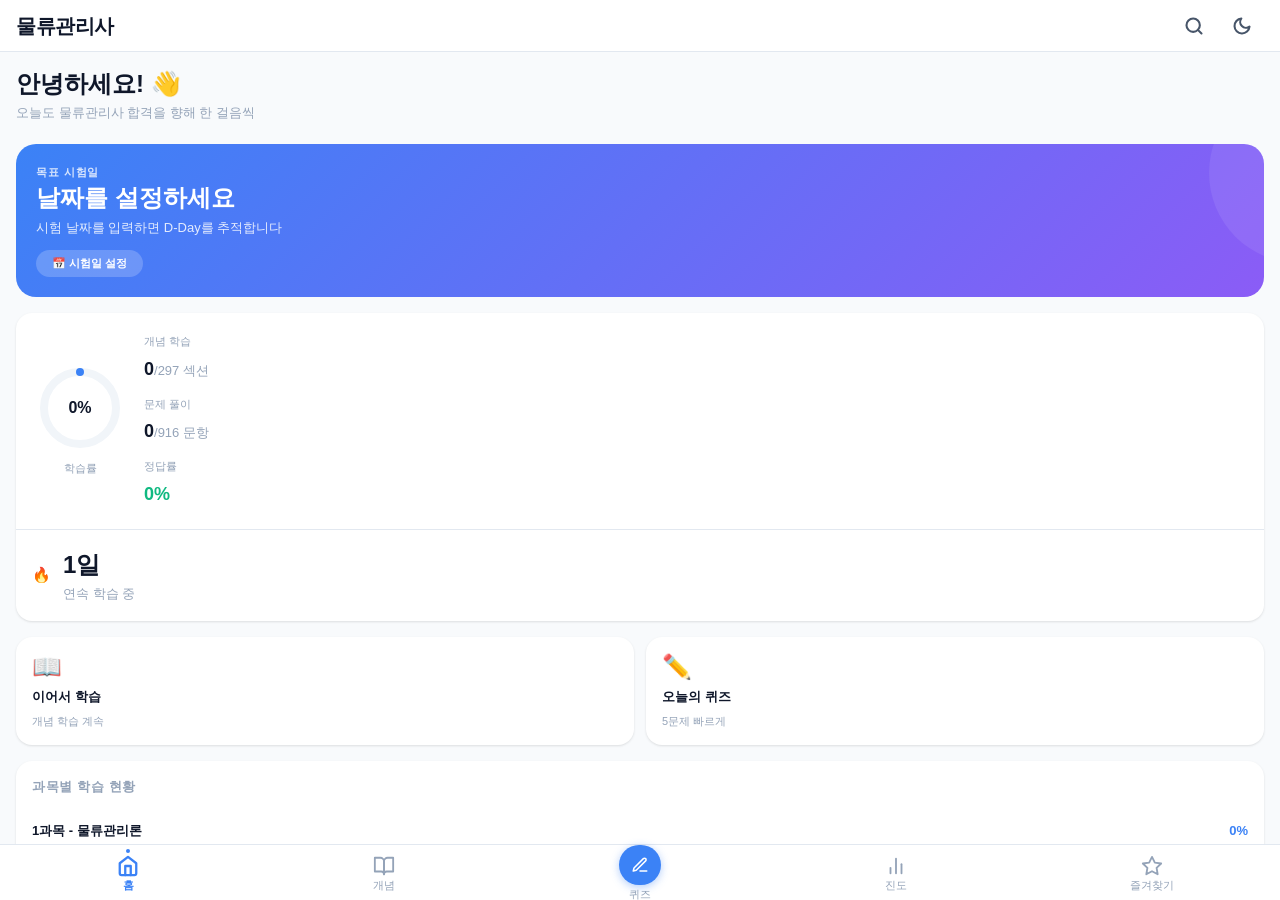
<file: index.html>
<!DOCTYPE html>
<html lang="ko">
<head>
  <meta charset="UTF-8">
  <meta name="viewport" content="width=device-width, initial-scale=1.0, viewport-fit=cover, maximum-scale=1.0, user-scalable=no">

  <!-- iOS PWA -->
  <meta name="apple-mobile-web-app-capable" content="yes">
  <meta name="apple-mobile-web-app-status-bar-style" content="black-translucent">
  <meta name="apple-mobile-web-app-title" content="물류관리사">
  <link rel="apple-touch-icon" href="/icons/apple-touch-icon.png">

  <!-- Android/Chrome PWA -->
  <meta name="theme-color" content="#3B82F6">
  <link rel="manifest" href="/manifest.json">

  <title>물류관리사</title>

  <link rel="stylesheet" href="css/base.css">
  <link rel="stylesheet" href="css/layout.css">
  <link rel="stylesheet" href="css/components.css">
  <link rel="stylesheet" href="css/screens.css">
  <link rel="stylesheet" href="css/animations.css">
</head>
<body>
  <div id="app">

    <!-- Top Header -->
    <header id="app-header" class="app-header">
      <div class="header-left">
        <span class="header-logo">물류관리사</span>
      </div>
      <div class="header-right">
        <button id="btn-search" class="icon-btn" aria-label="검색">
          <svg width="20" height="20" viewBox="0 0 24 24" fill="none" stroke="currentColor" stroke-width="2.5" stroke-linecap="round" stroke-linejoin="round">
            <circle cx="11" cy="11" r="8"/><line x1="21" y1="21" x2="16.65" y2="16.65"/>
          </svg>
        </button>
        <button id="btn-dark" class="icon-btn" aria-label="다크모드 전환">
          <svg id="dark-icon" width="20" height="20" viewBox="0 0 24 24" fill="none" stroke="currentColor" stroke-width="2.5" stroke-linecap="round" stroke-linejoin="round">
            <path d="M21 12.79A9 9 0 1 1 11.21 3 7 7 0 0 0 21 12.79z"/>
          </svg>
        </button>
      </div>
    </header>

    <!-- Main Content -->
    <main id="app-main" class="app-main">
      <div id="screen-container" class="screen-container">
        <!-- 로딩 스켈레톤 -->
        <div class="loading-screen">
          <div class="loading-logo">물류관리사</div>
          <div class="loading-spinner"></div>
          <p class="loading-text">학습 데이터 불러오는 중...</p>
        </div>
      </div>
    </main>

    <!-- Bottom Navigation -->
    <nav id="bottom-nav" class="bottom-nav">
      <button class="nav-item active" data-screen="home" aria-label="홈">
        <svg class="nav-icon" viewBox="0 0 24 24" fill="none" stroke="currentColor" stroke-width="2" stroke-linecap="round" stroke-linejoin="round">
          <path d="M3 9l9-7 9 7v11a2 2 0 0 1-2 2H5a2 2 0 0 1-2-2z"/><polyline points="9 22 9 12 15 12 15 22"/>
        </svg>
        <span class="nav-label">홈</span>
      </button>
      <button class="nav-item" data-screen="study" aria-label="개념 학습">
        <svg class="nav-icon" viewBox="0 0 24 24" fill="none" stroke="currentColor" stroke-width="2" stroke-linecap="round" stroke-linejoin="round">
          <path d="M2 3h6a4 4 0 0 1 4 4v14a3 3 0 0 0-3-3H2z"/><path d="M22 3h-6a4 4 0 0 0-4 4v14a3 3 0 0 1 3-3h7z"/>
        </svg>
        <span class="nav-label">개념</span>
      </button>
      <button class="nav-item nav-item-center" data-screen="quiz" aria-label="퀴즈">
        <div class="nav-center-btn">
          <svg class="nav-icon" viewBox="0 0 24 24" fill="none" stroke="currentColor" stroke-width="2.5" stroke-linecap="round" stroke-linejoin="round">
            <path d="M12 20h9"/><path d="M16.5 3.5a2.121 2.121 0 0 1 3 3L7 19l-4 1 1-4L16.5 3.5z"/>
          </svg>
        </div>
        <span class="nav-label">퀴즈</span>
      </button>
      <button class="nav-item" data-screen="progress" aria-label="진도 현황">
        <svg class="nav-icon" viewBox="0 0 24 24" fill="none" stroke="currentColor" stroke-width="2" stroke-linecap="round" stroke-linejoin="round">
          <line x1="18" y1="20" x2="18" y2="10"/><line x1="12" y1="20" x2="12" y2="4"/><line x1="6" y1="20" x2="6" y2="14"/>
        </svg>
        <span class="nav-label">진도</span>
      </button>
      <button class="nav-item" data-screen="bookmarks" aria-label="즐겨찾기">
        <svg class="nav-icon" viewBox="0 0 24 24" fill="none" stroke="currentColor" stroke-width="2" stroke-linecap="round" stroke-linejoin="round">
          <polygon points="12 2 15.09 8.26 22 9.27 17 14.14 18.18 21.02 12 17.77 5.82 21.02 7 14.14 2 9.27 8.91 8.26 12 2"/>
        </svg>
        <span class="nav-label">즐겨찾기</span>
      </button>
    </nav>

    <!-- Search Overlay -->
    <div id="search-overlay" class="search-overlay hidden">
      <div class="search-header">
        <div class="search-input-wrap">
          <svg width="18" height="18" viewBox="0 0 24 24" fill="none" stroke="currentColor" stroke-width="2.5" stroke-linecap="round" stroke-linejoin="round">
            <circle cx="11" cy="11" r="8"/><line x1="21" y1="21" x2="16.65" y2="16.65"/>
          </svg>
          <input type="search" id="search-input" placeholder="개념, 문제 검색..." autocomplete="off" autocorrect="off" spellcheck="false">
        </div>
        <button id="search-close" class="search-cancel">취소</button>
      </div>
      <div id="search-results" class="search-results">
        <p class="search-placeholder">검색어를 입력하세요</p>
      </div>
    </div>

    <!-- Toast Container -->
    <div id="toast-container" class="toast-container"></div>

    <!-- Modal Overlay -->
    <div id="modal-overlay" class="modal-overlay hidden">
      <div id="modal-content" class="modal-content"></div>
    </div>
  </div>

  <script type="module" src="js/app.js"></script>
</body>
</html>
</file>
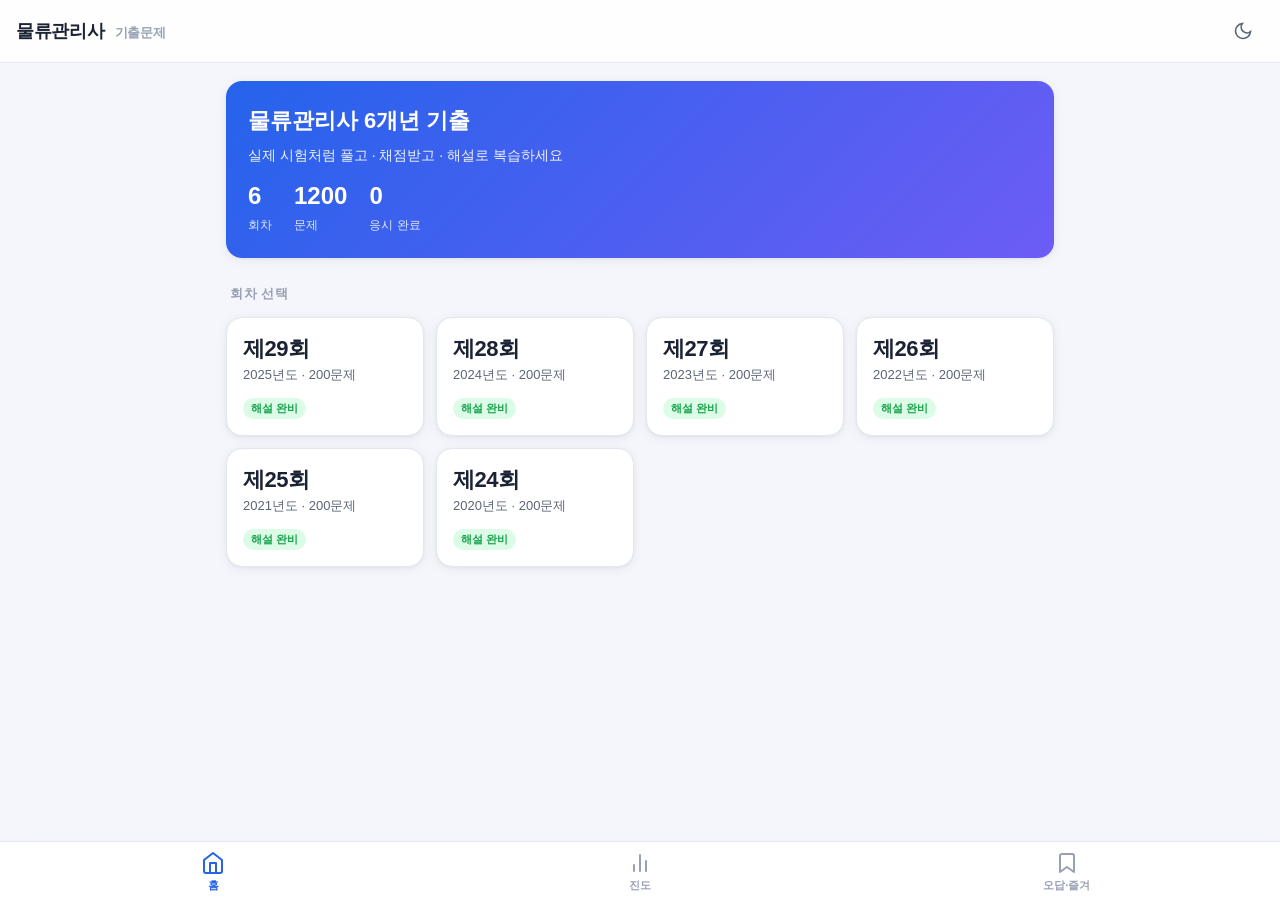
<file: app/index.html>
<!DOCTYPE html>
<html lang="ko">
<head>
  <meta charset="UTF-8">
  <meta name="viewport" content="width=device-width, initial-scale=1.0, viewport-fit=cover">
  <title>물류관리사 기출문제</title>
  <meta name="description" content="물류관리사 6개년 기출문제 풀이 앱 · 해설 포함">
  <meta name="theme-color" content="#2563eb">
  <meta name="apple-mobile-web-app-capable" content="yes">
  <meta name="apple-mobile-web-app-status-bar-style" content="default">
  <meta name="apple-mobile-web-app-title" content="물류관리사 기출">
  <link rel="manifest" href="manifest.webmanifest">
  <link rel="icon" type="image/svg+xml" href="icons/icon.svg">
  <link rel="icon" type="image/png" sizes="192x192" href="icons/icon-192.png">
  <link rel="apple-touch-icon" href="icons/apple-touch-icon.png">
  <link rel="stylesheet" href="css/style.css">
</head>
<body>
  <div id="app">
    <div class="loading">
      <div class="spinner"></div>
      <p>기출문제 불러오는 중…</p>
    </div>
  </div>
  <div id="toast"></div>
  <script src="js/app.js"></script>
</body>
</html>
</file>
<file: css/base.css>
/* ==========================================
   base.css - 디자인 토큰, 리셋, 다크모드
   ========================================== */

:root {
  /* === Brand Colors === */
  --color-primary:       #3B82F6;
  --color-primary-dark:  #1D4ED8;
  --color-primary-soft:  #EFF6FF;
  --color-secondary:     #8B5CF6;
  --color-success:       #10B981;
  --color-warning:       #F59E0B;
  --color-danger:        #EF4444;
  --color-info:          #06B6D4;

  /* === 난이도 색상 === */
  --diff-1:        #10B981;
  --diff-2:        #F59E0B;
  --diff-3:        #EF4444;

  /* === 팁 타입 색상 (라이트) === */
  --tip-warning-bg:      #FFF7ED;
  --tip-warning-border:  #F59E0B;
  --tip-compare-bg:      #EFF6FF;
  --tip-compare-border:  #3B82F6;
  --tip-memory-bg:       #F0FDF4;
  --tip-memory-border:   #10B981;
  --tip-trick-bg:        #FAF5FF;
  --tip-trick-border:    #8B5CF6;

  /* === 중립 색상 (라이트) === */
  --bg-primary:      #FFFFFF;
  --bg-secondary:    #F8FAFC;
  --bg-tertiary:     #F1F5F9;
  --text-primary:    #0F172A;
  --text-secondary:  #475569;
  --text-muted:      #94A3B8;
  --border-color:    #E2E8F0;
  --card-shadow:     0 1px 3px rgba(0,0,0,0.08), 0 1px 2px rgba(0,0,0,0.04);
  --card-shadow-lg:  0 4px 16px rgba(0,0,0,0.10);

  /* === 과목 색상 === */
  --s1-color: #3B82F6;  /* 물류관리론 */
  --s2-color: #8B5CF6;  /* 화물운송론 */
  --s3-color: #06B6D4;  /* 국제물류론 */
  --s4-color: #10B981;  /* 보관하역론 */
  --s5-color: #F59E0B;  /* 물류관련법규 */

  /* === 타이포그래피 === */
  --font-family:  -apple-system, BlinkMacSystemFont, 'Apple SD Gothic Neo', 'Noto Sans KR', sans-serif;
  --font-mono:    'SF Mono', ui-monospace, 'Menlo', monospace;
  --text-xs:      11px;
  --text-sm:      13px;
  --text-base:    15px;
  --text-md:      16px;
  --text-lg:      18px;
  --text-xl:      20px;
  --text-2xl:     24px;
  --text-3xl:     28px;
  --lh-tight:     1.3;
  --lh-normal:    1.6;
  --lh-relaxed:   1.75;

  /* === 간격 (8px 그리드) === */
  --sp-1:  4px;
  --sp-2:  8px;
  --sp-3:  12px;
  --sp-4:  16px;
  --sp-5:  20px;
  --sp-6:  24px;
  --sp-8:  32px;
  --sp-10: 40px;
  --sp-12: 48px;

  /* === 라운드 === */
  --r-sm:   8px;
  --r-md:   12px;
  --r-lg:   16px;
  --r-xl:   20px;
  --r-full: 9999px;

  /* === iOS 전용 === */
  --tap-min:       44px;
  --safe-top:      env(safe-area-inset-top, 0px);
  --safe-bottom:   env(safe-area-inset-bottom, 0px);
  --safe-left:     env(safe-area-inset-left, 0px);
  --safe-right:    env(safe-area-inset-right, 0px);
  --nav-height:    56px;
  --header-height: 52px;

  /* === 트랜지션 === */
  --t-fast:   150ms ease;
  --t-normal: 250ms ease;
  --t-slow:   380ms cubic-bezier(0.4, 0, 0.2, 1);
}

/* ===== 다크 모드 ===== */
@media (prefers-color-scheme: dark) {
  :root {
    --bg-primary:      #0F172A;
    --bg-secondary:    #1E293B;
    --bg-tertiary:     #334155;
    --text-primary:    #F1F5F9;
    --text-secondary:  #CBD5E1;
    --text-muted:      #64748B;
    --border-color:    #334155;
    --card-shadow:     0 1px 3px rgba(0,0,0,0.35);
    --card-shadow-lg:  0 4px 16px rgba(0,0,0,0.45);
    --color-primary-soft: #1e3a5f;
    --tip-warning-bg:  rgba(245,158,11,0.12);
    --tip-compare-bg:  rgba(59,130,246,0.12);
    --tip-memory-bg:   rgba(16,185,129,0.12);
    --tip-trick-bg:    rgba(139,92,246,0.12);
  }
}

/* 수동 다크모드 오버라이드 */
html.dark {
  --bg-primary:      #0F172A;
  --bg-secondary:    #1E293B;
  --bg-tertiary:     #334155;
  --text-primary:    #F1F5F9;
  --text-secondary:  #CBD5E1;
  --text-muted:      #64748B;
  --border-color:    #334155;
  --card-shadow:     0 1px 3px rgba(0,0,0,0.35);
  --card-shadow-lg:  0 4px 16px rgba(0,0,0,0.45);
  --color-primary-soft: #1e3a5f;
  --tip-warning-bg:  rgba(245,158,11,0.12);
  --tip-compare-bg:  rgba(59,130,246,0.12);
  --tip-memory-bg:   rgba(16,185,129,0.12);
  --tip-trick-bg:    rgba(139,92,246,0.12);
}

html.light {
  --bg-primary:      #FFFFFF;
  --bg-secondary:    #F8FAFC;
  --bg-tertiary:     #F1F5F9;
  --text-primary:    #0F172A;
  --text-secondary:  #475569;
  --text-muted:      #94A3B8;
  --border-color:    #E2E8F0;
}

/* ===== 리셋 ===== */
*, *::before, *::after {
  box-sizing: border-box;
  margin: 0;
  padding: 0;
  -webkit-font-smoothing: antialiased;
  -moz-osx-font-smoothing: grayscale;
}

html, body {
  height: 100%;
  overflow: hidden;
  font-family: var(--font-family);
  font-size: var(--text-base);
  line-height: var(--lh-normal);
  color: var(--text-primary);
  background: var(--bg-primary);
  -webkit-text-size-adjust: 100%;
  overscroll-behavior: none;
}

a { color: var(--color-primary); text-decoration: none; }
button {
  font-family: inherit;
  font-size: inherit;
  cursor: pointer;
  border: none;
  background: none;
  padding: 0;
  -webkit-tap-highlight-color: transparent;
  touch-action: manipulation;
}
input, select, textarea {
  font-family: inherit;
  font-size: var(--text-md); /* 16px - iOS 줌 방지 */
  border: none;
  background: none;
  color: inherit;
  -webkit-tap-highlight-color: transparent;
}
input:focus, textarea:focus { outline: none; }
img { display: block; max-width: 100%; }
ul, ol { list-style: none; }
</file>
<file: css/layout.css>
/* ==========================================
   layout.css - 앱 셸, safe-area, 하단 탭바
   ========================================== */

/* ===== 앱 루트 ===== */
#app {
  display: flex;
  flex-direction: column;
  height: 100vh;        /* 폴백 */
  height: 100dvh;       /* iOS Safari 동적 뷰포트 */
  max-height: 100dvh;
  overflow: hidden;
  background: var(--bg-primary);
}

/* ===== 헤더 ===== */
.app-header {
  flex-shrink: 0;
  display: flex;
  align-items: center;
  justify-content: space-between;
  height: calc(var(--header-height) + var(--safe-top));
  padding-top: var(--safe-top);
  padding-left: calc(var(--sp-4) + var(--safe-left));
  padding-right: calc(var(--sp-4) + var(--safe-right));
  background: var(--bg-primary);
  border-bottom: 1px solid var(--border-color);
  position: relative;
  z-index: 100;
  backdrop-filter: blur(20px) saturate(180%);
  -webkit-backdrop-filter: blur(20px) saturate(180%);
}

.header-logo {
  font-size: var(--text-xl);
  font-weight: 800;
  color: var(--text-primary);
  letter-spacing: -0.5px;
}
.header-logo-accent {
  color: var(--color-primary);
  margin-left: 2px;
}

.header-right {
  display: flex;
  align-items: center;
  gap: var(--sp-1);
}

.icon-btn {
  display: flex;
  align-items: center;
  justify-content: center;
  width: var(--tap-min);
  height: var(--tap-min);
  border-radius: var(--r-full);
  color: var(--text-secondary);
  transition: background var(--t-fast), color var(--t-fast);
}
.icon-btn:active {
  background: var(--bg-tertiary);
  color: var(--text-primary);
}

/* ===== 메인 콘텐츠 ===== */
.app-main {
  flex: 1;
  overflow: hidden;
  position: relative;
  background: var(--bg-secondary);
}

.screen-container {
  height: 100%;
  overflow: hidden;
  position: relative;
}

/* ===== 하단 탭바 ===== */
.bottom-nav {
  flex-shrink: 0;
  display: flex;
  align-items: stretch;
  height: calc(var(--nav-height) + var(--safe-bottom));
  padding-bottom: var(--safe-bottom);
  padding-left: var(--safe-left);
  padding-right: var(--safe-right);
  background: var(--bg-primary);
  border-top: 1px solid var(--border-color);
  position: relative;
  z-index: 100;
  backdrop-filter: blur(20px) saturate(180%);
  -webkit-backdrop-filter: blur(20px) saturate(180%);
}

.nav-item {
  flex: 1;
  display: flex;
  flex-direction: column;
  align-items: center;
  justify-content: center;
  gap: 3px;
  min-height: var(--tap-min);
  color: var(--text-muted);
  transition: color var(--t-fast);
  position: relative;
}
.nav-item.active {
  color: var(--color-primary);
}
.nav-item.active .nav-label {
  font-weight: 600;
}

/* 중앙 퀴즈 버튼 강조 */
.nav-item-center {
  position: relative;
}
.nav-center-btn {
  width: 42px;
  height: 42px;
  border-radius: var(--r-full);
  background: var(--color-primary);
  display: flex;
  align-items: center;
  justify-content: center;
  color: white;
  box-shadow: 0 2px 8px rgba(59,130,246,0.4);
  transition: transform var(--t-fast), box-shadow var(--t-fast);
  margin-bottom: 1px;
}
.nav-item-center:active .nav-center-btn {
  transform: scale(0.93);
  box-shadow: 0 1px 4px rgba(59,130,246,0.3);
}
.nav-item-center .nav-icon {
  width: 18px;
  height: 18px;
}

.nav-icon {
  width: 22px;
  height: 22px;
  stroke-width: 2;
}
.nav-item.active .nav-icon { stroke-width: 2.5; }

.nav-label {
  font-size: var(--text-xs);
  font-weight: 500;
  line-height: 1;
}

/* 탭 활성 인디케이터 점 */
.nav-item.active::before {
  content: '';
  position: absolute;
  top: 4px;
  width: 4px;
  height: 4px;
  border-radius: var(--r-full);
  background: var(--color-primary);
}
.nav-item-center.active::before { display: none; }

/* ===== 검색 오버레이 ===== */
.search-overlay {
  position: fixed;
  inset: 0;
  background: var(--bg-primary);
  z-index: 500;
  display: flex;
  flex-direction: column;
  padding-top: var(--safe-top);
  transform: translateY(0);
  transition: transform var(--t-normal), opacity var(--t-normal);
}
.search-overlay.hidden {
  transform: translateY(-100%);
  opacity: 0;
  pointer-events: none;
}

.search-header {
  display: flex;
  align-items: center;
  gap: var(--sp-3);
  padding: var(--sp-3) var(--sp-4);
  border-bottom: 1px solid var(--border-color);
}

.search-input-wrap {
  flex: 1;
  display: flex;
  align-items: center;
  gap: var(--sp-2);
  background: var(--bg-tertiary);
  border-radius: var(--r-full);
  padding: 0 var(--sp-4);
  height: 40px;
  color: var(--text-muted);
}
.search-input-wrap input {
  flex: 1;
  background: none;
  font-size: var(--text-md);
  color: var(--text-primary);
}
.search-input-wrap input::placeholder { color: var(--text-muted); }

.search-cancel {
  font-size: var(--text-base);
  font-weight: 500;
  color: var(--color-primary);
  min-height: var(--tap-min);
  display: flex;
  align-items: center;
  white-space: nowrap;
}

.search-results {
  flex: 1;
  overflow-y: auto;
  -webkit-overflow-scrolling: touch;
  padding: var(--sp-4);
}

.search-placeholder {
  text-align: center;
  color: var(--text-muted);
  padding: var(--sp-10) 0;
  font-size: var(--text-sm);
}

/* ===== 모달 오버레이 ===== */
.modal-overlay {
  position: fixed;
  inset: 0;
  background: rgba(0,0,0,0.5);
  z-index: 800;
  display: flex;
  align-items: flex-end;
  padding-bottom: var(--safe-bottom);
  backdrop-filter: blur(4px);
  -webkit-backdrop-filter: blur(4px);
  transition: opacity var(--t-normal);
}
.modal-overlay.hidden {
  opacity: 0;
  pointer-events: none;
}

.modal-content {
  width: 100%;
  background: var(--bg-primary);
  border-radius: var(--r-xl) var(--r-xl) 0 0;
  padding: var(--sp-6);
  max-height: 80vh;
  overflow-y: auto;
  -webkit-overflow-scrolling: touch;
}

/* ===== 토스트 ===== */
.toast-container {
  position: fixed;
  bottom: calc(var(--nav-height) + var(--safe-bottom) + var(--sp-4));
  left: 50%;
  transform: translateX(-50%);
  z-index: 900;
  display: flex;
  flex-direction: column;
  align-items: center;
  gap: var(--sp-2);
  pointer-events: none;
}

/* ===== 로딩 화면 ===== */
.loading-screen {
  display: flex;
  flex-direction: column;
  align-items: center;
  justify-content: center;
  height: 100%;
  gap: var(--sp-6);
  color: var(--text-secondary);
}

.loading-logo {
  font-size: var(--text-3xl);
  font-weight: 800;
  color: var(--text-primary);
}
.loading-logo span { color: var(--color-primary); }

.loading-spinner {
  width: 36px;
  height: 36px;
  border: 3px solid var(--border-color);
  border-top-color: var(--color-primary);
  border-radius: 50%;
  animation: spin 0.8s linear infinite;
}
@keyframes spin { to { transform: rotate(360deg); } }

.loading-text {
  font-size: var(--text-sm);
  color: var(--text-muted);
}
</file>
<file: css/components.css>
/* ==========================================
   components.css - 재사용 UI 컴포넌트
   ========================================== */

/* ===== 카드 ===== */
.card {
  background: var(--bg-primary);
  border-radius: var(--r-lg);
  box-shadow: var(--card-shadow);
  overflow: hidden;
}
.card-body { padding: var(--sp-4); }
.card-body-lg { padding: var(--sp-5) var(--sp-5); }

/* ===== 섹션 타이틀 ===== */
.section-title {
  font-size: var(--text-sm);
  font-weight: 700;
  color: var(--text-muted);
  text-transform: uppercase;
  letter-spacing: 0.05em;
  margin-bottom: var(--sp-3);
}

/* ===== 배지 / 칩 ===== */
.chip {
  display: inline-flex;
  align-items: center;
  gap: 4px;
  padding: 3px 10px;
  border-radius: var(--r-full);
  font-size: var(--text-xs);
  font-weight: 600;
  line-height: 1;
  white-space: nowrap;
}
.chip-blue    { background: rgba(59,130,246,0.15);  color: #2563EB; }
.chip-violet  { background: rgba(139,92,246,0.15);  color: #7C3AED; }
.chip-cyan    { background: rgba(6,182,212,0.15);   color: #0891B2; }
.chip-green   { background: rgba(16,185,129,0.15);  color: #059669; }
.chip-amber   { background: rgba(245,158,11,0.15);  color: #D97706; }
.chip-red     { background: rgba(239,68,68,0.15);   color: #DC2626; }
.chip-gray    { background: var(--bg-tertiary);     color: var(--text-secondary); }

.chip-diff-1 { background: rgba(16,185,129,0.15);  color: #059669; }
.chip-diff-2 { background: rgba(245,158,11,0.15);  color: #D97706; }
.chip-diff-3 { background: rgba(239,68,68,0.15);   color: #DC2626; }

/* ===== 버튼 ===== */
.btn {
  display: inline-flex;
  align-items: center;
  justify-content: center;
  gap: var(--sp-2);
  min-height: var(--tap-min);
  padding: 0 var(--sp-5);
  border-radius: var(--r-full);
  font-size: var(--text-base);
  font-weight: 600;
  transition: transform var(--t-fast), opacity var(--t-fast);
  white-space: nowrap;
  -webkit-tap-highlight-color: transparent;
  touch-action: manipulation;
}
.btn:active { transform: scale(0.96); }

.btn-primary {
  background: var(--color-primary);
  color: white;
  box-shadow: 0 2px 8px rgba(59,130,246,0.3);
}
.btn-primary:active { background: var(--color-primary-dark); }

.btn-secondary {
  background: var(--bg-tertiary);
  color: var(--text-primary);
}

.btn-ghost {
  background: transparent;
  color: var(--color-primary);
}

.btn-danger {
  background: rgba(239,68,68,0.1);
  color: var(--color-danger);
}

.btn-full { width: 100%; }

.btn:disabled {
  opacity: 0.45;
  pointer-events: none;
}

/* ===== 진도 바 ===== */
.progress-bar {
  height: 6px;
  background: var(--bg-tertiary);
  border-radius: var(--r-full);
  overflow: hidden;
}
.progress-bar-fill {
  height: 100%;
  border-radius: var(--r-full);
  background: var(--color-primary);
  transition: width 0.6s cubic-bezier(0.4, 0, 0.2, 1);
}
.progress-bar-fill.success { background: var(--color-success); }
.progress-bar-fill.warning { background: var(--color-warning); }
.progress-bar-fill.danger  { background: var(--color-danger); }

/* ===== 팁 박스 ===== */
.tip-box {
  border-left: 3px solid;
  border-radius: 0 var(--r-sm) var(--r-sm) 0;
  padding: var(--sp-3) var(--sp-4);
  margin: var(--sp-3) 0;
  font-size: var(--text-sm);
  line-height: var(--lh-relaxed);
}
.tip-box .tip-icon {
  font-size: 14px;
  margin-right: 4px;
}
.tip-box.warning {
  border-color: var(--tip-warning-border);
  background: var(--tip-warning-bg);
  color: var(--text-primary);
}
.tip-box.compare {
  border-color: var(--tip-compare-border);
  background: var(--tip-compare-bg);
}
.tip-box.memory {
  border-color: var(--tip-memory-border);
  background: var(--tip-memory-bg);
}
.tip-box.trick {
  border-color: var(--tip-trick-border);
  background: var(--tip-trick-bg);
}

/* ===== SQL 코드 블록 ===== */
.sql-block {
  background: #1E293B;
  border-radius: var(--r-md);
  padding: var(--sp-4);
  margin: var(--sp-3) 0;
  overflow-x: auto;
  -webkit-overflow-scrolling: touch;
  border: 1px solid #334155;
}
html.light .sql-block,
:root .sql-block { background: #1E293B; } /* 항상 다크 */

.sql-block pre {
  font-family: var(--font-mono);
  font-size: var(--text-sm);
  line-height: 1.7;
  color: #E2E8F0;
  white-space: pre;
  tab-size: 2;
}
.sql-block .sql-desc {
  font-size: var(--text-xs);
  color: #94A3B8;
  margin-bottom: var(--sp-2);
  font-family: var(--font-family);
  font-style: italic;
}

/* SQL 키워드 하이라이팅 */
.sql-kw     { color: #60A5FA; font-weight: 600; } /* SELECT, FROM 등 */
.sql-fn     { color: #34D399; }                   /* SUM, COUNT 등 */
.sql-str    { color: #FCA5A5; }                   /* 문자열 */
.sql-num    { color: #FBBF24; }                   /* 숫자 */
.sql-op     { color: #C084FC; }                   /* 연산자 */
.sql-cmt    { color: #64748B; font-style: italic; }/* 주석 */

/* ===== 수식/공식 블록 ===== */
.formula-block {
  background: var(--bg-tertiary);
  border-radius: var(--r-md);
  padding: var(--sp-4);
  margin: var(--sp-3) 0;
  border-left: 4px solid var(--color-primary);
}
.formula-text {
  font-size: var(--text-sm);
  font-weight: 700;
  color: var(--text-primary);
  line-height: var(--lh-relaxed);
  margin-bottom: var(--sp-2);
}
.formula-desc {
  font-size: var(--text-xs);
  color: var(--text-secondary);
  line-height: var(--lh-relaxed);
}

/* ===== 테이블 ===== */
.table-wrap {
  overflow-x: auto;
  -webkit-overflow-scrolling: touch;
  margin: var(--sp-3) 0;
  border-radius: var(--r-md);
  border: 1px solid var(--border-color);
}
.concept-table {
  width: 100%;
  border-collapse: collapse;
  font-size: var(--text-sm);
  white-space: nowrap;
}
.concept-table th {
  background: var(--bg-tertiary);
  padding: var(--sp-2) var(--sp-3);
  text-align: left;
  font-weight: 700;
  color: var(--text-secondary);
  font-size: var(--text-xs);
  border-bottom: 1px solid var(--border-color);
}
.concept-table td {
  padding: var(--sp-2) var(--sp-3);
  border-bottom: 1px solid var(--border-color);
  color: var(--text-primary);
  vertical-align: top;
  white-space: normal;
  min-width: 80px;
}
.concept-table tr:last-child td { border-bottom: none; }
.concept-table tr:nth-child(even) td { background: var(--bg-secondary); }

/* ===== 퀴즈 옵션 버튼 ===== */
.quiz-option {
  width: 100%;
  min-height: 54px;
  padding: var(--sp-3) var(--sp-4);
  border: 2px solid var(--border-color);
  border-radius: var(--r-md);
  background: var(--bg-secondary);
  color: var(--text-primary);
  font-size: var(--text-base);
  text-align: left;
  display: flex;
  align-items: flex-start;
  gap: var(--sp-3);
  margin-bottom: var(--sp-3);
  transition: border-color var(--t-fast), background var(--t-fast), transform var(--t-fast);
  line-height: var(--lh-normal);
}
.quiz-option:active { transform: scale(0.985); }

.quiz-option .opt-label {
  flex-shrink: 0;
  width: 24px;
  height: 24px;
  border-radius: var(--r-full);
  border: 2px solid var(--border-color);
  display: flex;
  align-items: center;
  justify-content: center;
  font-size: var(--text-xs);
  font-weight: 700;
  transition: all var(--t-fast);
  margin-top: 1px;
}
.quiz-option .opt-text {
  flex: 1;
}

.quiz-option.selected {
  border-color: var(--color-primary);
  background: var(--color-primary-soft);
}
.quiz-option.selected .opt-label {
  border-color: var(--color-primary);
  background: var(--color-primary);
  color: white;
}
.quiz-option.correct {
  border-color: var(--color-success);
  background: rgba(16,185,129,0.1);
}
.quiz-option.correct .opt-label {
  border-color: var(--color-success);
  background: var(--color-success);
  color: white;
}
.quiz-option.incorrect {
  border-color: var(--color-danger);
  background: rgba(239,68,68,0.1);
}
.quiz-option.incorrect .opt-label {
  border-color: var(--color-danger);
  background: var(--color-danger);
  color: white;
}
.quiz-option.revealed {
  border-color: var(--color-success);
  background: rgba(16,185,129,0.08);
}
.quiz-option.revealed .opt-label {
  border-color: var(--color-success);
  background: var(--color-success);
  color: white;
}
.quiz-option.dimmed {
  opacity: 0.45;
  pointer-events: none;
}

/* OX 버튼 */
.ox-wrap {
  display: grid;
  grid-template-columns: 1fr 1fr;
  gap: var(--sp-4);
  margin: var(--sp-5) 0;
}
.ox-btn {
  min-height: 80px;
  border: 3px solid var(--border-color);
  border-radius: var(--r-lg);
  background: var(--bg-secondary);
  display: flex;
  flex-direction: column;
  align-items: center;
  justify-content: center;
  gap: var(--sp-2);
  font-size: 32px;
  font-weight: 700;
  transition: all var(--t-fast);
}
.ox-btn:active { transform: scale(0.96); }
.ox-btn.ox-o { color: var(--color-success); }
.ox-btn.ox-x { color: var(--color-danger); }
.ox-btn.ox-o.selected, .ox-btn.ox-o.correct,
.ox-btn.ox-x.correct {
  border-color: var(--color-success);
  background: rgba(16,185,129,0.1);
}
.ox-btn.ox-x.selected, .ox-btn.ox-x.incorrect,
.ox-btn.ox-o.incorrect {
  border-color: var(--color-danger);
  background: rgba(239,68,68,0.1);
}
.ox-btn-label {
  font-size: var(--text-sm);
  font-weight: 600;
}

/* ===== 해설 박스 ===== */
.explanation-box {
  background: var(--bg-secondary);
  border: 1px solid var(--border-color);
  border-radius: var(--r-lg);
  padding: var(--sp-4);
  margin-top: var(--sp-4);
}
.explanation-result {
  font-size: var(--text-lg);
  font-weight: 700;
  margin-bottom: var(--sp-3);
}
.explanation-result.correct { color: var(--color-success); }
.explanation-result.incorrect { color: var(--color-danger); }

.explanation-text {
  font-size: var(--text-sm);
  line-height: var(--lh-relaxed);
  color: var(--text-secondary);
  margin-bottom: var(--sp-3);
}
.exam-tip-box {
  background: var(--tip-warning-bg);
  border-left: 3px solid var(--color-warning);
  border-radius: 0 var(--r-sm) var(--r-sm) 0;
  padding: var(--sp-3) var(--sp-3);
  font-size: var(--text-xs);
  color: var(--text-primary);
  line-height: var(--lh-relaxed);
}

/* ===== 토스트 ===== */
.toast {
  background: var(--text-primary);
  color: var(--bg-primary);
  padding: var(--sp-3) var(--sp-5);
  border-radius: var(--r-full);
  font-size: var(--text-sm);
  font-weight: 500;
  box-shadow: var(--card-shadow-lg);
  animation: toastIn 0.25s ease forwards;
  pointer-events: auto;
  max-width: 280px;
  text-align: center;
}
.toast.success { background: var(--color-success); color: white; }
.toast.error   { background: var(--color-danger);  color: white; }
.toast.out { animation: toastOut 0.2s ease forwards; }

@keyframes toastIn  { from { opacity:0; transform: scale(0.85) translateY(8px); } to { opacity:1; transform: scale(1) translateY(0); } }
@keyframes toastOut { from { opacity:1; transform: scale(1); } to { opacity:0; transform: scale(0.85) translateY(8px); } }

/* ===== SVG 원형 진도 ===== */
.progress-ring-wrap {
  display: flex;
  flex-direction: column;
  align-items: center;
  gap: var(--sp-2);
}
.progress-ring-label {
  font-size: var(--text-xs);
  color: var(--text-muted);
  font-weight: 500;
}

/* ===== 빈 상태 ===== */
.empty-state {
  display: flex;
  flex-direction: column;
  align-items: center;
  gap: var(--sp-4);
  padding: var(--sp-12) var(--sp-6);
  text-align: center;
  color: var(--text-muted);
}
.empty-icon { font-size: 48px; }
.empty-title {
  font-size: var(--text-lg);
  font-weight: 700;
  color: var(--text-secondary);
}
.empty-desc { font-size: var(--text-sm); line-height: var(--lh-relaxed); }

/* ===== 스켈레톤 로더 ===== */
.skeleton {
  background: linear-gradient(
    90deg,
    var(--bg-tertiary) 25%,
    var(--border-color) 50%,
    var(--bg-tertiary) 75%
  );
  background-size: 200% 100%;
  animation: shimmer 1.4s infinite;
  border-radius: var(--r-sm);
}
@keyframes shimmer { to { background-position: -200% 0; } }

/* ===== 구분선 ===== */
.divider {
  height: 1px;
  background: var(--border-color);
  margin: var(--sp-4) 0;
}

/* ===== 토글 칩 (멀티 선택) ===== */
.toggle-chip {
  display: inline-flex;
  align-items: center;
  justify-content: center;
  padding: var(--sp-2) var(--sp-4);
  border-radius: var(--r-full);
  border: 1.5px solid var(--border-color);
  background: var(--bg-primary);
  color: var(--text-secondary);
  font-size: var(--text-sm);
  font-weight: 500;
  min-height: 36px;
  transition: all var(--t-fast);
  touch-action: manipulation;
}
.toggle-chip.active {
  border-color: var(--color-primary);
  background: var(--color-primary-soft);
  color: var(--color-primary);
  font-weight: 600;
}
.toggle-chip:active { transform: scale(0.94); }

/* ===== 스와이프 삭제 래퍼 ===== */
.swipe-item {
  overflow: hidden;
  position: relative;
}
.swipe-item-content {
  position: relative;
  z-index: 1;
  background: var(--bg-primary);
  transition: transform var(--t-normal);
}
.swipe-item-action {
  position: absolute;
  right: 0;
  top: 0;
  bottom: 0;
  width: 80px;
  background: var(--color-danger);
  display: flex;
  align-items: center;
  justify-content: center;
  color: white;
  font-size: var(--text-xs);
  font-weight: 700;
}
</file>
<file: css/screens.css>
/* ==========================================
   screens.css - 각 화면별 전용 스타일
   ========================================== */

/* ===== 공통 스크린 래퍼 ===== */
.screen-content {
  padding: var(--sp-4);
  padding-bottom: var(--sp-6);
}
.screen-content-pad {
  padding: var(--sp-5);
}

/* ===== 홈 화면 ===== */
.home-greeting {
  font-size: var(--text-2xl);
  font-weight: 800;
  color: var(--text-primary);
  margin-bottom: var(--sp-1);
  line-height: var(--lh-tight);
}
.home-subtitle {
  font-size: var(--text-sm);
  color: var(--text-muted);
  margin-bottom: var(--sp-5);
}

/* D-Day 카드 */
.dday-card {
  background: linear-gradient(135deg, var(--color-primary) 0%, var(--color-secondary) 100%);
  border-radius: var(--r-xl);
  padding: var(--sp-5);
  color: white;
  margin-bottom: var(--sp-4);
  position: relative;
  overflow: hidden;
}
.dday-card::before {
  content: '';
  position: absolute;
  top: -40%;
  right: -10%;
  width: 180px;
  height: 180px;
  background: rgba(255,255,255,0.08);
  border-radius: 50%;
}
.dday-label {
  font-size: var(--text-xs);
  font-weight: 600;
  opacity: 0.8;
  text-transform: uppercase;
  letter-spacing: 0.08em;
  margin-bottom: var(--sp-1);
}
.dday-count {
  font-size: var(--text-3xl);
  font-weight: 800;
  line-height: 1;
  margin-bottom: var(--sp-2);
}
.dday-desc { font-size: var(--text-sm); opacity: 0.85; }
.dday-set-btn {
  margin-top: var(--sp-3);
  background: rgba(255,255,255,0.2);
  border-radius: var(--r-full);
  padding: 6px 16px;
  font-size: var(--text-xs);
  font-weight: 600;
  color: white;
  display: inline-flex;
  align-items: center;
  gap: 4px;
}
.dday-set-btn:active { background: rgba(255,255,255,0.3); }

/* 전체 진도 카드 */
.overall-card {
  display: flex;
  align-items: center;
  gap: var(--sp-5);
  padding: var(--sp-5);
}
.overall-stats {
  flex: 1;
  display: flex;
  flex-direction: column;
  gap: var(--sp-3);
}
.overall-stat-row {
  display: flex;
  flex-direction: column;
  gap: 4px;
}
.overall-stat-label {
  font-size: var(--text-xs);
  color: var(--text-muted);
  font-weight: 500;
}
.overall-stat-value {
  font-size: var(--text-lg);
  font-weight: 700;
  color: var(--text-primary);
}

/* 빠른 액션 버튼 */
.quick-actions {
  display: grid;
  grid-template-columns: 1fr 1fr;
  gap: var(--sp-3);
  margin-bottom: var(--sp-4);
}
.quick-btn {
  background: var(--bg-primary);
  border-radius: var(--r-lg);
  padding: var(--sp-4);
  display: flex;
  flex-direction: column;
  gap: var(--sp-2);
  box-shadow: var(--card-shadow);
  transition: transform var(--t-fast);
  min-height: 80px;
}
.quick-btn:active { transform: scale(0.96); }
.quick-btn-icon { font-size: 24px; }
.quick-btn-label {
  font-size: var(--text-sm);
  font-weight: 700;
  color: var(--text-primary);
  line-height: var(--lh-tight);
}
.quick-btn-sub {
  font-size: var(--text-xs);
  color: var(--text-muted);
}

/* 과목별 진도 */
.subject-progress-item {
  display: flex;
  flex-direction: column;
  gap: var(--sp-2);
  padding: var(--sp-3) 0;
}
.subject-progress-item:not(:last-child) {
  border-bottom: 1px solid var(--border-color);
}
.subject-progress-header {
  display: flex;
  justify-content: space-between;
  align-items: center;
}
.subject-progress-name {
  font-size: var(--text-sm);
  font-weight: 600;
  color: var(--text-primary);
}
.subject-progress-pct {
  font-size: var(--text-sm);
  font-weight: 700;
  color: var(--color-primary);
}

/* 취약 챕터 */
.weak-chapter-item {
  display: flex;
  align-items: center;
  gap: var(--sp-3);
  padding: var(--sp-3) 0;
  min-height: var(--tap-min);
}
.weak-chapter-item:not(:last-child) {
  border-bottom: 1px solid var(--border-color);
}
.weak-chapter-rank {
  width: 24px;
  height: 24px;
  border-radius: var(--r-full);
  background: var(--bg-tertiary);
  display: flex;
  align-items: center;
  justify-content: center;
  font-size: var(--text-xs);
  font-weight: 700;
  color: var(--text-muted);
  flex-shrink: 0;
}
.weak-chapter-info { flex: 1; }
.weak-chapter-name {
  font-size: var(--text-sm);
  font-weight: 600;
  color: var(--text-primary);
}
.weak-chapter-stat {
  font-size: var(--text-xs);
  color: var(--text-muted);
}
.weak-chapter-acc {
  font-size: var(--text-sm);
  font-weight: 700;
  color: var(--color-danger);
}

/* 스트릭 */
.streak-card {
  display: flex;
  align-items: center;
  gap: var(--sp-3);
  padding: var(--sp-4);
}
.streak-num {
  font-size: var(--text-2xl);
  font-weight: 800;
  color: var(--text-primary);
}
.streak-label { font-size: var(--text-sm); color: var(--text-muted); }

/* ===== 개념 학습 화면 ===== */
/* 상단 과목 탭 */
.subject-tabs {
  display: flex;
  gap: var(--sp-2);
  overflow-x: auto;
  -webkit-overflow-scrolling: touch;
  padding: var(--sp-3) var(--sp-4);
  background: var(--bg-primary);
  border-bottom: 1px solid var(--border-color);
  scrollbar-width: none;
}
.subject-tabs::-webkit-scrollbar { display: none; }

.subject-tab {
  flex-shrink: 0;
  padding: 8px 16px;
  border-radius: var(--r-full);
  font-size: var(--text-sm);
  font-weight: 600;
  color: var(--text-muted);
  background: var(--bg-secondary);
  transition: all var(--t-fast);
  min-height: 36px;
  display: flex;
  align-items: center;
  white-space: nowrap;
}
.subject-tab.active {
  background: var(--color-primary);
  color: white;
}

/* 하단 챕터(파트) 탭 */
.chapter-tabs {
  display: flex;
  gap: var(--sp-2);
  overflow-x: auto;
  -webkit-overflow-scrolling: touch;
  padding: var(--sp-3) var(--sp-4);
  background: var(--bg-primary);
  border-bottom: 1px solid var(--border-color);
  scrollbar-width: none;
}
.chapter-tabs::-webkit-scrollbar { display: none; }

.chapter-tab {
  flex-shrink: 0;
  padding: 8px 16px;
  border-radius: var(--r-full);
  font-size: var(--text-sm);
  font-weight: 600;
  color: var(--text-muted);
  background: var(--bg-secondary);
  transition: all var(--t-fast);
  min-height: 36px;
  display: flex;
  align-items: center;
}
.chapter-tab.active {
  background: var(--color-primary);
  color: white;
}

/* 뷰 모드 토글 */
.view-toggle {
  display: flex;
  align-items: center;
  gap: var(--sp-2);
  padding: var(--sp-2) var(--sp-4);
  background: var(--bg-primary);
  border-bottom: 1px solid var(--border-color);
  justify-content: flex-end;
}
.view-toggle-btn {
  padding: 6px 14px;
  border-radius: var(--r-full);
  font-size: var(--text-xs);
  font-weight: 600;
  color: var(--text-muted);
  background: var(--bg-secondary);
  transition: all var(--t-fast);
  min-height: 32px;
}
.view-toggle-btn.active {
  background: var(--color-primary);
  color: white;
}

/* 개념 카드 뷰 */
.concept-card-view {
  position: relative;
  height: 100%;
  display: flex;
  flex-direction: column;
}

.concept-card-body {
  flex: 1;
  overflow-y: auto;
  -webkit-overflow-scrolling: touch;
  padding: var(--sp-4);
}

.concept-card-counter {
  display: flex;
  justify-content: space-between;
  align-items: center;
  margin-bottom: var(--sp-4);
}
.concept-card-num {
  font-size: var(--text-sm);
  color: var(--text-muted);
  font-weight: 600;
}

/* 개념 섹션 내용 */
.section-content-text {
  font-size: var(--text-base);
  line-height: var(--lh-relaxed);
  color: var(--text-secondary);
  margin-bottom: var(--sp-4);
}

.key-points-list {
  margin-bottom: var(--sp-4);
}
.key-points-title {
  font-size: var(--text-sm);
  font-weight: 700;
  color: var(--text-primary);
  margin-bottom: var(--sp-2);
  display: flex;
  align-items: center;
  gap: var(--sp-2);
}
.key-point-item {
  display: flex;
  gap: var(--sp-3);
  padding: var(--sp-2) 0;
  font-size: var(--text-sm);
  line-height: var(--lh-relaxed);
  color: var(--text-primary);
  border-bottom: 1px solid var(--border-color);
}
.key-point-item:last-child { border-bottom: none; }
.key-point-dot {
  flex-shrink: 0;
  width: 6px;
  height: 6px;
  border-radius: 50%;
  background: var(--color-primary);
  margin-top: 8px;
}

/* 카드 하단 액션 */
.concept-card-actions {
  display: flex;
  align-items: center;
  gap: var(--sp-3);
  padding: var(--sp-3) var(--sp-4);
  padding-bottom: calc(var(--sp-3) + var(--safe-bottom));
  background: var(--bg-primary);
  border-top: 1px solid var(--border-color);
}
.concept-card-nav {
  display: flex;
  align-items: center;
  gap: var(--sp-2);
  margin-left: auto;
}
.concept-nav-btn {
  width: 40px;
  height: 40px;
  border-radius: var(--r-full);
  background: var(--bg-tertiary);
  display: flex;
  align-items: center;
  justify-content: center;
  color: var(--text-secondary);
  font-size: 18px;
  transition: all var(--t-fast);
}
.concept-nav-btn.primary {
  background: var(--color-primary);
  color: white;
  width: 48px;
  height: 48px;
}
.concept-nav-btn:active { transform: scale(0.92); }
.concept-nav-btn:disabled { opacity: 0.35; }

.bookmark-btn {
  width: 40px;
  height: 40px;
  border-radius: var(--r-full);
  background: var(--bg-tertiary);
  display: flex;
  align-items: center;
  justify-content: center;
  color: var(--text-muted);
  transition: all var(--t-fast);
}
.bookmark-btn.active { color: #F59E0B; background: rgba(245,158,11,0.12); }
.bookmark-btn:active { transform: scale(0.9); }

.done-btn {
  display: flex;
  align-items: center;
  gap: var(--sp-2);
  padding: 0 var(--sp-4);
  height: 40px;
  border-radius: var(--r-full);
  background: rgba(16,185,129,0.1);
  color: var(--color-success);
  font-size: var(--text-sm);
  font-weight: 700;
  transition: all var(--t-fast);
}
.done-btn.completed { background: var(--color-success); color: white; }
.done-btn:active { transform: scale(0.95); }

/* 리스트 뷰 */
.concept-list-item {
  background: var(--bg-primary);
  border-radius: var(--r-lg);
  overflow: hidden;
  margin-bottom: var(--sp-2);
  box-shadow: var(--card-shadow);
}
.concept-list-header {
  display: flex;
  align-items: center;
  gap: var(--sp-3);
  padding: var(--sp-4);
  min-height: var(--tap-min);
}
.concept-list-check {
  width: 22px;
  height: 22px;
  border-radius: var(--r-full);
  border: 2px solid var(--border-color);
  flex-shrink: 0;
  display: flex;
  align-items: center;
  justify-content: center;
  color: white;
  font-size: 12px;
  transition: all var(--t-fast);
}
.concept-list-check.done {
  background: var(--color-success);
  border-color: var(--color-success);
}
.concept-list-title {
  flex: 1;
  font-size: var(--text-base);
  font-weight: 600;
  color: var(--text-primary);
  line-height: var(--lh-tight);
}
.concept-list-chevron {
  color: var(--text-muted);
  transition: transform var(--t-fast);
  font-size: 18px;
}
.concept-list-item.expanded .concept-list-chevron {
  transform: rotate(90deg);
}
.concept-list-body {
  display: none;
  padding: 0 var(--sp-4) var(--sp-4);
  border-top: 1px solid var(--border-color);
}
.concept-list-item.expanded .concept-list-body { display: block; }

/* ===== 퀴즈 화면 ===== */
/* 설정 화면 */
.quiz-setup {
  padding: var(--sp-5);
  display: flex;
  flex-direction: column;
  gap: var(--sp-5);
}
.quiz-setup-section { display: flex; flex-direction: column; gap: var(--sp-3); }
.quiz-setup-label {
  font-size: var(--text-sm);
  font-weight: 700;
  color: var(--text-primary);
}
.chip-group {
  display: flex;
  flex-wrap: wrap;
  gap: var(--sp-2);
}

/* 문제 화면 */
.quiz-session {
  display: flex;
  flex-direction: column;
  height: 100%;
}
.quiz-session-header {
  display: flex;
  align-items: center;
  justify-content: space-between;
  padding: var(--sp-3) var(--sp-4);
  background: var(--bg-primary);
  border-bottom: 1px solid var(--border-color);
  gap: var(--sp-3);
}
.quiz-exit-btn {
  color: var(--text-muted);
  font-size: var(--text-sm);
  font-weight: 600;
  min-height: var(--tap-min);
  display: flex;
  align-items: center;
  gap: 4px;
}
.quiz-counter {
  font-size: var(--text-sm);
  font-weight: 600;
  color: var(--text-secondary);
}

.quiz-session-progress {
  height: 3px;
  background: var(--bg-tertiary);
}
.quiz-session-progress-fill {
  height: 100%;
  background: var(--color-primary);
  transition: width 0.4s ease;
}

.quiz-session-body {
  flex: 1;
  overflow-y: auto;
  -webkit-overflow-scrolling: touch;
  padding: var(--sp-5);
}

.quiz-meta {
  display: flex;
  flex-wrap: wrap;
  align-items: center;
  gap: var(--sp-2);
  margin-bottom: var(--sp-4);
}
.quiz-question-text {
  font-size: var(--text-lg);
  font-weight: 600;
  line-height: var(--lh-relaxed);
  color: var(--text-primary);
  margin-bottom: var(--sp-5);
  white-space: pre-line;
}

.quiz-session-footer {
  padding: var(--sp-4);
  padding-bottom: calc(var(--sp-4) + var(--safe-bottom));
  background: var(--bg-primary);
  border-top: 1px solid var(--border-color);
}

/* 결과 화면 */
.quiz-result {
  padding: var(--sp-6) var(--sp-5);
  display: flex;
  flex-direction: column;
  align-items: center;
  gap: var(--sp-6);
}
.quiz-result-emoji { font-size: 56px; text-align: center; }
.quiz-result-title {
  font-size: var(--text-2xl);
  font-weight: 800;
  color: var(--text-primary);
  text-align: center;
}
.quiz-result-score {
  font-size: var(--text-xl);
  font-weight: 700;
  color: var(--color-primary);
}
.quiz-result-time {
  font-size: var(--text-sm);
  color: var(--text-muted);
}
.quiz-result-actions {
  width: 100%;
  display: flex;
  flex-direction: column;
  gap: var(--sp-3);
}
.quiz-wrong-list {
  width: 100%;
}
.quiz-wrong-item {
  padding: var(--sp-3);
  border-bottom: 1px solid var(--border-color);
  font-size: var(--text-sm);
  color: var(--text-secondary);
  line-height: var(--lh-normal);
}

/* ===== 진도 화면 ===== */
.progress-screen { padding: var(--sp-4); }

.pass-predict-card {
  background: linear-gradient(135deg, #1E293B 0%, #334155 100%);
  border-radius: var(--r-xl);
  padding: var(--sp-5);
  color: white;
  margin-bottom: var(--sp-4);
}
.pass-predict-score {
  font-size: var(--text-3xl);
  font-weight: 800;
  margin: var(--sp-3) 0 var(--sp-2);
}
.pass-predict-label {
  font-size: var(--text-xs);
  opacity: 0.7;
  font-weight: 600;
  text-transform: uppercase;
  letter-spacing: 0.06em;
}
.pass-predict-status {
  display: inline-flex;
  padding: 4px 12px;
  border-radius: var(--r-full);
  font-size: var(--text-xs);
  font-weight: 700;
  margin-bottom: var(--sp-3);
}
.pass-predict-status.pass   { background: rgba(16,185,129,0.25); color: #34D399; }
.pass-predict-status.fail   { background: rgba(239,68,68,0.25);  color: #FC8181; }
.pass-predict-status.caution{ background: rgba(245,158,11,0.25); color: #FBBF24; }

.pass-subject-row {
  display: flex;
  justify-content: space-between;
  font-size: var(--text-sm);
  padding: 4px 0;
  opacity: 0.9;
}

.chapter-progress-item {
  padding: var(--sp-3) 0;
  border-bottom: 1px solid var(--border-color);
  display: flex;
  flex-direction: column;
  gap: 6px;
}
.chapter-progress-item:last-child { border-bottom: none; }
.chapter-progress-header {
  display: flex;
  justify-content: space-between;
  align-items: center;
}
.chapter-progress-name {
  font-size: var(--text-sm);
  font-weight: 600;
  color: var(--text-primary);
}
.chapter-progress-nums {
  font-size: var(--text-xs);
  color: var(--text-muted);
}

/* ===== 즐겨찾기 화면 ===== */
.bookmark-tabs {
  display: flex;
  border-bottom: 1px solid var(--border-color);
  background: var(--bg-primary);
}
.bookmark-tab {
  flex: 1;
  padding: var(--sp-3);
  font-size: var(--text-sm);
  font-weight: 600;
  color: var(--text-muted);
  border-bottom: 2px solid transparent;
  transition: all var(--t-fast);
  min-height: var(--tap-min);
}
.bookmark-tab.active {
  color: var(--color-primary);
  border-bottom-color: var(--color-primary);
}

/* 검색 결과 */
.search-group-title {
  font-size: var(--text-xs);
  font-weight: 700;
  color: var(--text-muted);
  text-transform: uppercase;
  letter-spacing: 0.05em;
  margin: var(--sp-4) 0 var(--sp-2);
}
.search-result-item {
  display: flex;
  align-items: flex-start;
  gap: var(--sp-3);
  padding: var(--sp-3) 0;
  border-bottom: 1px solid var(--border-color);
  min-height: var(--tap-min);
}
.search-result-icon {
  width: 36px;
  height: 36px;
  border-radius: var(--r-md);
  display: flex;
  align-items: center;
  justify-content: center;
  font-size: 16px;
  flex-shrink: 0;
}
.search-result-icon.concept { background: var(--color-primary-soft); }
.search-result-icon.quiz    { background: rgba(139,92,246,0.12); }
.search-result-text { flex: 1; }
.search-result-title {
  font-size: var(--text-sm);
  font-weight: 600;
  color: var(--text-primary);
  line-height: var(--lh-tight);
  margin-bottom: 2px;
}
.search-result-sub {
  font-size: var(--text-xs);
  color: var(--text-muted);
}
</file>
<file: css/animations.css>
/* ==========================================
   animations.css - 화면전환, 스와이프, 모션
   ========================================== */

/* ===== 화면 래퍼 ===== */
.screen {
  position: absolute;
  inset: 0;
  overflow-y: auto;
  -webkit-overflow-scrolling: touch;
  overscroll-behavior-y: contain;
  background: var(--bg-secondary);
}

/* ===== 화면 전환 애니메이션 ===== */
.screen-enter {
  animation: screenSlideInRight var(--t-slow) forwards;
}
.screen-exit {
  animation: screenSlideOutLeft var(--t-slow) forwards;
  pointer-events: none;
}
.screen-enter-back {
  animation: screenSlideInLeft var(--t-slow) forwards;
}
.screen-exit-back {
  animation: screenSlideOutRight var(--t-slow) forwards;
  pointer-events: none;
}
.screen-fade-in {
  animation: screenFadeIn var(--t-normal) forwards;
}

@keyframes screenSlideInRight {
  from { transform: translateX(100%); opacity: 0.8; }
  to   { transform: translateX(0);    opacity: 1; }
}
@keyframes screenSlideOutLeft {
  from { transform: translateX(0);     opacity: 1; }
  to   { transform: translateX(-25%);  opacity: 0.6; }
}
@keyframes screenSlideInLeft {
  from { transform: translateX(-25%); opacity: 0.6; }
  to   { transform: translateX(0);    opacity: 1; }
}
@keyframes screenSlideOutRight {
  from { transform: translateX(0);    opacity: 1; }
  to   { transform: translateX(100%); opacity: 0.8; }
}
@keyframes screenFadeIn {
  from { opacity: 0; transform: translateY(6px); }
  to   { opacity: 1; transform: translateY(0); }
}

/* ===== 카드 스와이프 (개념 카드 모드) ===== */
.swipe-card-enter-right {
  animation: cardSlideInRight 280ms cubic-bezier(0.25, 0.46, 0.45, 0.94) forwards;
}
.swipe-card-enter-left {
  animation: cardSlideInLeft 280ms cubic-bezier(0.25, 0.46, 0.45, 0.94) forwards;
}
.swipe-card-exit-right {
  animation: cardSlideOutRight 240ms ease-in forwards;
}
.swipe-card-exit-left {
  animation: cardSlideOutLeft 240ms ease-in forwards;
}

@keyframes cardSlideInRight {
  from { transform: translateX(80px); opacity: 0; }
  to   { transform: translateX(0);    opacity: 1; }
}
@keyframes cardSlideInLeft {
  from { transform: translateX(-80px); opacity: 0; }
  to   { transform: translateX(0);     opacity: 1; }
}
@keyframes cardSlideOutRight {
  from { transform: translateX(0);    opacity: 1; }
  to   { transform: translateX(80px); opacity: 0; }
}
@keyframes cardSlideOutLeft {
  from { transform: translateX(0);     opacity: 1; }
  to   { transform: translateX(-80px); opacity: 0; }
}

/* ===== 팝업 / 모달 ===== */
.modal-slide-up {
  animation: slideUp 300ms cubic-bezier(0.34, 1.56, 0.64, 1) forwards;
}
@keyframes slideUp {
  from { transform: translateY(100%); }
  to   { transform: translateY(0); }
}

/* ===== 해설 박스 펼치기 ===== */
.explanation-appear {
  animation: explainAppear 300ms cubic-bezier(0.34, 1.1, 0.64, 1) forwards;
}
@keyframes explainAppear {
  from { opacity: 0; transform: translateY(12px) scale(0.97); }
  to   { opacity: 1; transform: translateY(0)    scale(1); }
}

/* ===== 정답 표시 팝 ===== */
.result-pop {
  animation: resultPop 400ms cubic-bezier(0.34, 1.56, 0.64, 1) forwards;
}
@keyframes resultPop {
  0%   { transform: scale(0.6); opacity: 0; }
  70%  { transform: scale(1.08); }
  100% { transform: scale(1);   opacity: 1; }
}

/* ===== 체크 마크 ===== */
.check-appear {
  animation: checkAppear 0.4s cubic-bezier(0.34, 1.56, 0.64, 1) forwards;
}
@keyframes checkAppear {
  from { transform: scale(0) rotate(-45deg); opacity: 0; }
  to   { transform: scale(1) rotate(0deg);   opacity: 1; }
}

/* ===== 진도 링 채우기 ===== */
.ring-fill {
  transition: stroke-dasharray 0.8s cubic-bezier(0.4, 0, 0.2, 1),
              stroke-dashoffset 0.8s cubic-bezier(0.4, 0, 0.2, 1);
}

/* ===== 스트릭 불꽃 ===== */
.streak-fire {
  display: inline-block;
  animation: flicker 1.5s ease-in-out infinite alternate;
}
@keyframes flicker {
  from { transform: scale(1) rotate(-3deg); }
  to   { transform: scale(1.1) rotate(3deg); }
}

/* ===== 진도 바 채우기 ===== */
.progress-bar-fill {
  transition: width 0.7s cubic-bezier(0.4, 0, 0.2, 1);
}

/* ===== 버튼 탭 피드백 ===== */
@media (hover: none) {
  .btn:active,
  .quiz-option:active,
  .ox-btn:active,
  .toggle-chip:active {
    filter: brightness(0.92);
  }
}

/* ===== 리스트 아이템 등장 ===== */
.list-item-appear {
  animation: listItemAppear 0.3s ease forwards;
}
@keyframes listItemAppear {
  from { opacity: 0; transform: translateY(10px); }
  to   { opacity: 1; transform: translateY(0); }
}

/* ===== 스켈레톤 펄스 ===== */
@keyframes shimmer {
  to { background-position: -200% 0; }
}

/* ===== 접근성: 모션 감소 설정 ===== */
@media (prefers-reduced-motion: reduce) {
  *, *::before, *::after {
    animation-duration: 0.01ms !important;
    animation-iteration-count: 1 !important;
    transition-duration: 0.01ms !important;
  }
}
</file>
<file: app/css/style.css>
/* ===== 물류관리사 기출문제 앱 — 디자인 시스템 ===== */
:root {
  --bg: #f4f6fb;
  --surface: #ffffff;
  --surface-2: #eef1f7;
  --text: #1a2233;
  --text-dim: #5b6577;
  --text-mute: #98a1b3;
  --border: #e2e7f0;
  --primary: #2563eb;
  --primary-dim: #dbe6ff;
  --primary-ink: #1747b8;
  --success: #16a34a;
  --success-bg: #dcfce7;
  --danger: #dc2626;
  --danger-bg: #fee2e2;
  --warn: #d97706;
  --warn-bg: #fef3c7;
  --shadow: 0 2px 12px rgba(20,30,60,.06), 0 1px 3px rgba(20,30,60,.05);
  --shadow-lg: 0 12px 40px rgba(20,30,60,.16);
  --radius: 16px;
  --radius-sm: 11px;
  --s1: #3b82f6; --s2: #8b5cf6; --s3: #06b6d4; --s4: #10b981; --s5: #f59e0b;
  --maxw: 860px;
}
:root[data-theme="dark"] {
  --bg: #0f1420;
  --surface: #182031;
  --surface-2: #212b3f;
  --text: #e7ecf5;
  --text-dim: #a3adc0;
  --text-mute: #74809a;
  --border: #2a344a;
  --primary: #4f83ff;
  --primary-dim: #1e2c4d;
  --primary-ink: #a9c5ff;
  --success: #34d399; --success-bg: #123726;
  --danger: #f87171; --danger-bg: #3a1a1c;
  --warn: #fbbf24; --warn-bg: #3a2c10;
  --shadow: 0 2px 14px rgba(0,0,0,.3);
  --shadow-lg: 0 16px 48px rgba(0,0,0,.5);
}

* { box-sizing: border-box; -webkit-tap-highlight-color: transparent; }
html, body { margin: 0; padding: 0; height: 100%; }
body {
  font-family: -apple-system, BlinkMacSystemFont, "Segoe UI", "Malgun Gothic",
    "Apple SD Gothic Neo", "Noto Sans KR", Roboto, sans-serif;
  background: var(--bg);
  color: var(--text);
  line-height: 1.6;
  font-size: 17px;
  -webkit-font-smoothing: antialiased;
  overscroll-behavior-y: none;
}
button { font-family: inherit; cursor: pointer; border: none; background: none; color: inherit; }
::selection { background: var(--primary-dim); }

/* ===== 레이아웃 ===== */
#app { min-height: 100%; display: flex; flex-direction: column; }
.topbar {
  position: sticky; top: 0; z-index: 40;
  display: flex; align-items: center; gap: 12px;
  padding: max(env(safe-area-inset-top), 10px) 16px 10px;
  background: color-mix(in srgb, var(--surface) 88%, transparent);
  backdrop-filter: saturate(1.6) blur(12px);
  border-bottom: 1px solid var(--border);
}
.topbar .brand { font-weight: 800; font-size: 18px; letter-spacing: -.02em; }
.topbar .brand small { color: var(--text-mute); font-weight: 600; font-size: 13px; margin-left: 6px; }
.topbar .spacer { flex: 1; }
.icon-btn {
  width: 42px; height: 42px; border-radius: 12px; display: grid; place-items: center;
  color: var(--text-dim); transition: background .15s;
}
.icon-btn:active { background: var(--surface-2); }
.back-btn {
  display: inline-flex; align-items: center; gap: 6px; font-weight: 700;
  color: var(--primary); font-size: 16px; padding: 8px 4px;
}

.screen { flex: 1; width: 100%; max-width: var(--maxw); margin: 0 auto; padding: 18px 16px 40px; }
.pagettl { font-size: 26px; font-weight: 800; letter-spacing: -.02em; margin: 6px 0 4px; }
.subttl { color: var(--text-dim); margin: 0 0 20px; font-size: 15px; }

/* ===== 홈: 연도 카드 ===== */
.hero {
  background: linear-gradient(135deg, var(--primary), #6d5cf5);
  color: #fff; border-radius: var(--radius); padding: 22px 22px 20px;
  margin-bottom: 22px; box-shadow: var(--shadow);
}
.hero h1 { margin: 0 0 6px; font-size: 22px; font-weight: 800; }
.hero p { margin: 0; opacity: .92; font-size: 14px; }
.hero .stat-row { display: flex; gap: 22px; margin-top: 16px; }
.hero .stat b { display: block; font-size: 24px; font-weight: 800; line-height: 1.1; }
.hero .stat span { font-size: 12px; opacity: .85; }

.section-label { font-size: 13px; font-weight: 800; color: var(--text-mute); text-transform: uppercase; letter-spacing: .04em; margin: 26px 4px 12px; }
.year-grid { display: grid; grid-template-columns: repeat(auto-fill, minmax(160px, 1fr)); gap: 12px; }
.year-card {
  background: var(--surface); border: 1px solid var(--border); border-radius: var(--radius);
  padding: 16px; text-align: left; box-shadow: var(--shadow); transition: transform .12s, box-shadow .12s;
  position: relative; overflow: hidden;
}
.year-card:active { transform: scale(.975); }
.year-card .rnd { font-size: 22px; font-weight: 800; letter-spacing: -.02em; }
.year-card .yr { color: var(--text-dim); font-size: 13px; margin-top: 2px; }
.year-card .meta { margin-top: 14px; display: flex; align-items: center; gap: 8px; flex-wrap: wrap; }
.year-card .best { font-size: 13px; color: var(--text-dim); }
.year-card .best b { color: var(--text); }
.badge { font-size: 11px; font-weight: 700; padding: 3px 8px; border-radius: 999px; }
.badge.ok { background: var(--success-bg); color: var(--success); }
.badge.wait { background: var(--warn-bg); color: var(--warn); }
.badge.pass { background: var(--success-bg); color: var(--success); }
.badge.fail { background: var(--danger-bg); color: var(--danger); }

/* ===== 리스트/버튼 ===== */
.btn {
  display: inline-flex; align-items: center; justify-content: center; gap: 8px;
  background: var(--primary); color: #fff; font-weight: 700; font-size: 16px;
  padding: 14px 20px; border-radius: 13px; width: 100%; transition: filter .15s, transform .1s;
}
.btn:active { transform: scale(.98); filter: brightness(.95); }
.btn.secondary { background: var(--surface-2); color: var(--text); }
.btn.ghost { background: transparent; color: var(--primary); border: 1.5px solid var(--border); }
.btn.danger { background: var(--danger); }
.btn:disabled { opacity: .5; }
.btn-row { display: flex; gap: 10px; }

.card { background: var(--surface); border: 1px solid var(--border); border-radius: var(--radius); box-shadow: var(--shadow); padding: 18px; }
.card + .card { margin-top: 12px; }

/* ===== 모드 선택 ===== */
.mode-list { display: flex; flex-direction: column; gap: 10px; margin-top: 4px; }
.mode-opt {
  display: flex; align-items: center; gap: 14px; text-align: left;
  background: var(--surface); border: 1.5px solid var(--border); border-radius: var(--radius);
  padding: 16px 18px; transition: border-color .15s, background .15s;
}
.mode-opt.active { border-color: var(--primary); background: var(--primary-dim); }
.mode-opt .ic { width: 40px; height: 40px; border-radius: 11px; display: grid; place-items: center; background: var(--surface-2); flex-shrink: 0; }
.mode-opt .t { flex: 1; }
.mode-opt .t b { display: block; font-size: 16px; }
.mode-opt .t span { font-size: 13px; color: var(--text-dim); }

.subject-chips { display: flex; flex-wrap: wrap; gap: 8px; margin-top: 6px; }
.chip {
  padding: 9px 15px; border-radius: 999px; font-size: 14px; font-weight: 600;
  background: var(--surface-2); color: var(--text-dim); border: 1.5px solid transparent;
}
.chip.active { background: var(--primary); color: #fff; }

/* ===== 시험 풀이 ===== */
.quiz-top {
  position: sticky; top: 0; z-index: 30; background: var(--surface);
  border-bottom: 1px solid var(--border); padding: max(env(safe-area-inset-top),8px) 14px 10px;
}
.quiz-top .row { display: flex; align-items: center; gap: 12px; }
.progress-track { flex: 1; height: 7px; background: var(--surface-2); border-radius: 999px; overflow: hidden; }
.progress-fill { height: 100%; background: var(--primary); border-radius: 999px; transition: width .3s; }
.quiz-top .timer { font-variant-numeric: tabular-nums; font-weight: 700; font-size: 15px; color: var(--text-dim); }
.quiz-top .qcount { font-weight: 700; font-size: 14px; color: var(--text-dim); }
.subject-tag { font-size: 12px; font-weight: 700; padding: 3px 9px; border-radius: 7px; color: #fff; }

.quiz-body { max-width: var(--maxw); margin: 0 auto; padding: 20px 16px 130px; }
.q-num { font-size: 14px; font-weight: 800; color: var(--primary); margin-bottom: 8px; }
.q-text { font-size: 19px; font-weight: 600; line-height: 1.65; margin-bottom: 22px; white-space: pre-wrap; word-break: keep-all; }
.options { display: flex; flex-direction: column; gap: 11px; }
.option {
  display: flex; align-items: flex-start; gap: 13px; text-align: left;
  background: var(--surface); border: 1.5px solid var(--border); border-radius: 14px;
  padding: 15px 16px; font-size: 16.5px; line-height: 1.55; transition: border-color .12s, background .12s;
  word-break: keep-all;
}
.option:active { background: var(--surface-2); }
.option .lbl {
  flex-shrink: 0; width: 28px; height: 28px; border-radius: 50%; display: grid; place-items: center;
  background: var(--surface-2); color: var(--text-dim); font-weight: 800; font-size: 15px;
}
.option.selected { border-color: var(--primary); background: var(--primary-dim); }
.option.selected .lbl { background: var(--primary); color: #fff; }
.option.correct { border-color: var(--success); background: var(--success-bg); }
.option.correct .lbl { background: var(--success); color: #fff; }
.option.wrong { border-color: var(--danger); background: var(--danger-bg); }
.option.wrong .lbl { background: var(--danger); color: #fff; }

/* 지문 속 표 · 박스 (실제 시험지 양식) */
.qbox {
  border: 1.5px solid var(--text-mute); border-radius: 6px;
  padding: 14px 16px; margin: 0 0 20px; background: var(--surface);
  display: flex; flex-direction: column; gap: 5px;
  font-size: 15.5px; line-height: 1.62; word-break: keep-all;
}
.qtable-wrap { margin: 0 0 20px; overflow-x: auto; -webkit-overflow-scrolling: touch; }
.qtable {
  border-collapse: collapse; width: 100%; min-width: max-content;
  font-size: 14.5px; line-height: 1.5; background: var(--surface);
}
.qtable th, .qtable td {
  border: 1px solid var(--text-mute); padding: 8px 10px;
  text-align: center; vertical-align: middle; word-break: keep-all;
}
.qtable th { background: var(--surface-2); font-weight: 700; }

/* 선지 자체가 표인 문제 */
.opt-head {
  display: grid; grid-template-columns: 28px 1fr 1.6fr; gap: 13px;
  padding: 0 16px 6px; font-size: 13px; font-weight: 700; color: var(--text-dim);
}
.opt-head span { text-align: center; }
.option.cells { display: grid; grid-template-columns: 28px 1fr 1.6fr; gap: 13px; align-items: center; }
.option.cells .oc { font-size: 15px; line-height: 1.5; }
.option.cells .oc:first-of-type { font-weight: 700; }

/* 연습 모드: 답을 고른 직후의 정오답 표시 */
.feedback { margin-top: 18px; }
.feedback .verdict-row {
  display: flex; align-items: center; gap: 10px; flex-wrap: wrap;
  padding: 12px 14px; border-radius: 12px; font-size: 15px;
}
.feedback.ok .verdict-row { background: var(--success-bg); color: var(--success); }
.feedback.no .verdict-row { background: var(--danger-bg); color: var(--danger); }
.feedback .mark { font-size: 19px; font-weight: 800; }
.feedback .ans { margin-left: auto; font-size: 13.5px; font-weight: 700; color: var(--text-dim); }

/* 리뷰용 해설 박스 */
.explain {
  margin-top: 16px; background: var(--surface-2); border-radius: 14px; padding: 16px 17px;
  border-left: 4px solid var(--primary);
}
.explain .hd { font-weight: 800; font-size: 14px; margin-bottom: 7px; display: flex; align-items: center; gap: 7px; }
.explain p { margin: 0 0 4px; font-size: 15.5px; line-height: 1.7; }
.explain .tip { margin-top: 12px; background: var(--warn-bg); color: var(--warn); border-radius: 10px; padding: 10px 12px; font-size: 14px; font-weight: 600; }
.explain .rel { margin-top: 10px; font-size: 13px; color: var(--text-dim); }
.explain .rel b { color: var(--text); }
.explain.empty { border-left-color: var(--text-mute); color: var(--text-dim); font-size: 14px; }

/* 하단 네비 바 (풀이) */
.quiz-nav {
  position: fixed; bottom: 0; left: 0; right: 0; z-index: 30;
  background: color-mix(in srgb, var(--surface) 92%, transparent); backdrop-filter: blur(10px);
  border-top: 1px solid var(--border);
  padding: 10px 14px max(env(safe-area-inset-bottom),12px);
  display: flex; gap: 10px; align-items: center;
}
.quiz-nav .nav-btn {
  flex: 1; padding: 13px; border-radius: 12px; font-weight: 700; font-size: 15px;
  background: var(--surface-2); color: var(--text); display: flex; align-items: center; justify-content: center; gap: 6px;
}
.quiz-nav .nav-btn.primary { background: var(--primary); color: #fff; flex: 1.6; }
.quiz-nav .nav-btn:disabled { opacity: .4; }
.grid-btn { width: 48px; height: 48px; flex: 0 0 auto; border-radius: 12px; background: var(--surface-2); display: grid; place-items: center; color: var(--text-dim); }
.flag-btn.on { color: var(--warn); }

/* 문제 그리드 시트 */
.sheet-backdrop { position: fixed; inset: 0; z-index: 60; background: rgba(0,0,0,.4); display: flex; align-items: flex-end; }
.sheet { background: var(--surface); width: 100%; max-width: var(--maxw); margin: 0 auto; border-radius: 20px 20px 0 0; padding: 8px 18px calc(env(safe-area-inset-bottom) + 20px); max-height: 78vh; overflow-y: auto; }
.sheet .handle { width: 40px; height: 4px; background: var(--border); border-radius: 999px; margin: 8px auto 14px; }
.sheet h3 { margin: 4px 0 14px; font-size: 18px; }
.qgrid { display: grid; grid-template-columns: repeat(auto-fill, minmax(46px,1fr)); gap: 8px; }
.qgrid .qg {
  aspect-ratio: 1; border-radius: 11px; font-weight: 700; font-size: 15px; display: grid; place-items: center;
  background: var(--surface-2); color: var(--text-dim); border: 1.5px solid transparent; position: relative;
}
.qgrid .qg.answered { background: var(--primary-dim); color: var(--primary-ink); border-color: var(--primary); }
.qgrid .qg.current { outline: 2.5px solid var(--primary); outline-offset: 1px; }
.qgrid .qg.flagged::after { content: ""; position: absolute; top: 4px; right: 4px; width: 7px; height: 7px; border-radius: 50%; background: var(--warn); }
.qgrid .qg.correct { background: var(--success-bg); color: var(--success); border-color: var(--success); }
.qgrid .qg.incorrect { background: var(--danger-bg); color: var(--danger); border-color: var(--danger); }
.subj-divider { grid-column: 1/-1; font-size: 12px; font-weight: 800; color: var(--text-mute); margin: 10px 0 2px; }

/* ===== 결과 화면 ===== */
.result-hero { text-align: center; padding: 24px 0 10px; }
.result-hero .verdict { font-size: 34px; font-weight: 900; letter-spacing: -.02em; }
.result-hero .verdict.pass { color: var(--success); }
.result-hero .verdict.fail { color: var(--danger); }
.result-hero .avg { font-size: 15px; color: var(--text-dim); margin-top: 4px; }
.ring-wrap { display: grid; place-items: center; margin: 8px 0 4px; }
.score-bars { display: flex; flex-direction: column; gap: 12px; margin-top: 8px; }
.score-bar .top { display: flex; justify-content: space-between; align-items: baseline; margin-bottom: 6px; }
.score-bar .nm { font-weight: 700; font-size: 15px; }
.score-bar .sc { font-weight: 800; font-size: 15px; font-variant-numeric: tabular-nums; }
.score-bar .sc small { color: var(--text-mute); font-weight: 600; }
.bar-track { height: 12px; background: var(--surface-2); border-radius: 999px; overflow: hidden; position: relative; }
.bar-track .fill { height: 100%; border-radius: 999px; transition: width .5s; }
.bar-track .cut { position: absolute; top: -3px; bottom: -3px; width: 2px; background: var(--text-mute); opacity: .6; }
.fail-flag { color: var(--danger); font-size: 12px; font-weight: 700; margin-left: 6px; }

/* ===== 진도/통계 ===== */
.hist-row { display: flex; align-items: center; gap: 12px; padding: 13px 0; border-bottom: 1px solid var(--border); }
.hist-row:last-child { border: none; }
.hist-row .d { flex: 1; }
.hist-row .d b { font-weight: 700; }
.hist-row .d span { display: block; font-size: 12.5px; color: var(--text-mute); }
.hist-row .sc { font-weight: 800; font-variant-numeric: tabular-nums; }

.empty-state { text-align: center; color: var(--text-mute); padding: 60px 20px; }
.empty-state svg { opacity: .4; margin-bottom: 14px; }

/* ===== 하단 탭바 ===== */
.tabbar {
  position: sticky; bottom: 0; z-index: 40; display: flex;
  background: color-mix(in srgb, var(--surface) 92%, transparent); backdrop-filter: blur(12px);
  border-top: 1px solid var(--border); padding-bottom: env(safe-area-inset-bottom);
}
.tabbar button { flex: 1; display: flex; flex-direction: column; align-items: center; gap: 3px; padding: 9px 0 7px; color: var(--text-mute); font-size: 11px; font-weight: 600; }
.tabbar button.active { color: var(--primary); }
.tabbar button svg { width: 24px; height: 24px; }

/* ===== 토스트 ===== */
#toast { position: fixed; bottom: 90px; left: 50%; transform: translateX(-50%) translateY(20px); z-index: 90; background: #1a2233; color: #fff; padding: 12px 20px; border-radius: 12px; font-size: 14px; font-weight: 600; opacity: 0; pointer-events: none; transition: all .25s; box-shadow: var(--shadow-lg); }
#toast.show { opacity: 1; transform: translateX(-50%) translateY(0); }

/* 로딩 */
.loading { display: grid; place-items: center; min-height: 70vh; gap: 16px; color: var(--text-dim); }
.spinner { width: 40px; height: 40px; border: 3px solid var(--surface-2); border-top-color: var(--primary); border-radius: 50%; animation: spin .8s linear infinite; }
@keyframes spin { to { transform: rotate(360deg); } }

.hidden { display: none !important; }
.fade-in { animation: fade .25s ease; }
@keyframes fade { from { opacity: 0; transform: translateY(6px); } to { opacity: 1; transform: none; } }

/* 태블릿/큰 화면 */
@media (min-width: 720px) {
  body { font-size: 18px; }
  .q-text { font-size: 21px; }
  .option { font-size: 18px; padding: 17px 19px; }
}
</file>
